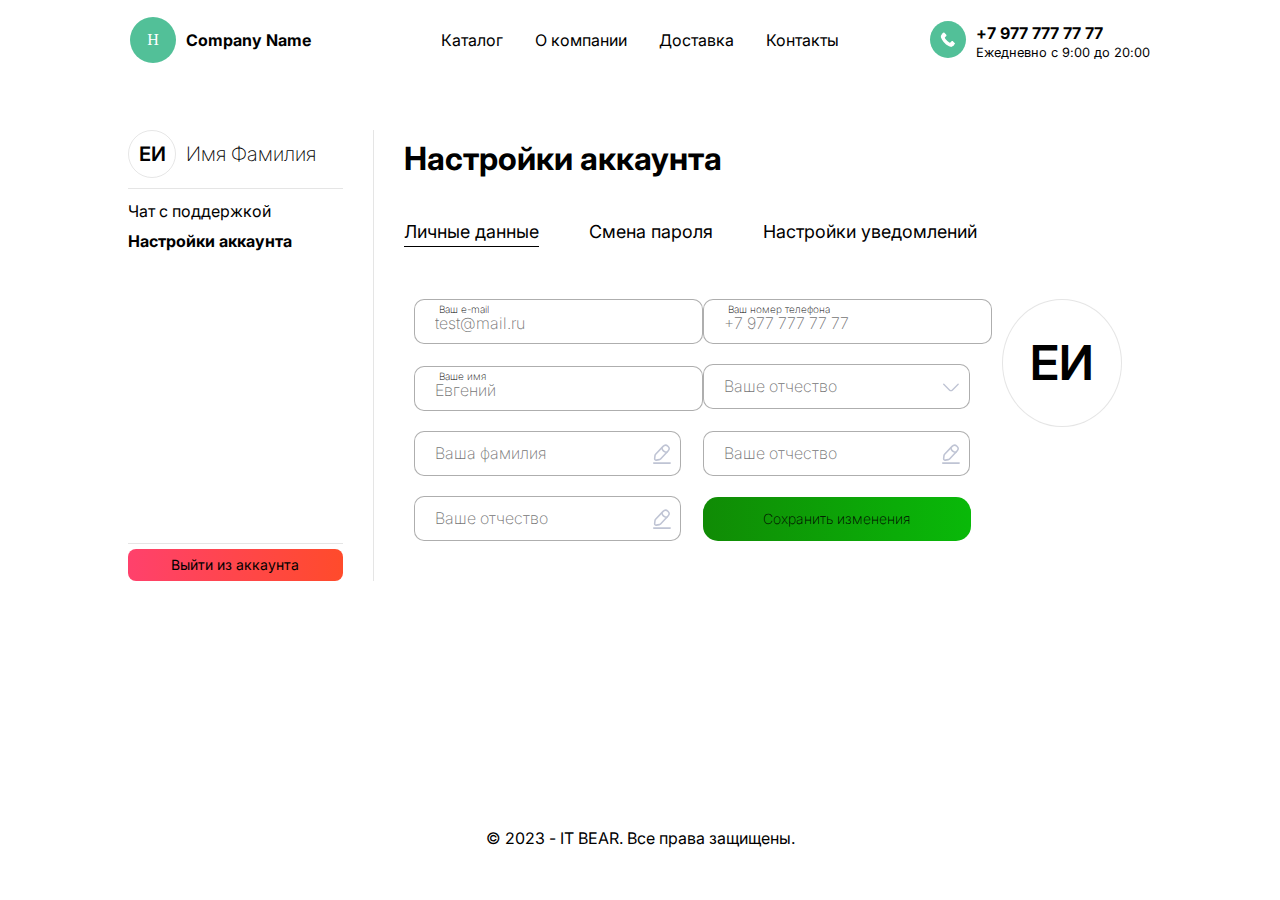
<file: index.html>
<!DOCTYPE html>
<html lang="en">

<head>
   <meta charset="UTF-8">
   <meta name="viewport" content="width=device-width, initial-scale=1.0">
   <title>Company Name</title>
   <link rel="stylesheet" href="style.css">
   <link rel="stylesheet" href="defaultStyle.css">
</head>

<body>
   <header>
      <div class="container-Header">
         <div class="wrapper">
            <div class="logo">
               <div class="icon">H</div>
               <h1>Company Name</h1>
            </div>
            <div class="menu">
               <ul>
                  <li><a href="#catalog">Каталог</a></li>
                  <li><a href="#about">О компании</a></li>
                  <li><a href="#delivery">Доставка</a></li>
                  <li><a href="#contacts">Контакты</a></li>
               </ul>
            </div>
            <div class="phone">
               <div class="icon">
                  <svg width="15" height="16" viewBox="0 0 15 16" fill="none" xmlns="http://www.w3.org/2000/svg">
                     <path
                        d="M12.3028 9.76954C11.7938 9.26706 11.1584 9.26706 10.6527 9.76954C10.2669 10.1521 9.88107 10.5346 9.50176 10.9236C9.39802 11.0306 9.31049 11.0533 9.18405 10.982C8.93442 10.8458 8.66858 10.7356 8.42868 10.5865C7.31021 9.88301 6.37329 8.97853 5.54336 7.96059C5.13163 7.45486 4.76529 6.91347 4.50918 6.30401C4.45731 6.18082 4.46703 6.09977 4.56753 5.99927C4.95332 5.62646 5.32939 5.24392 5.7087 4.86138C6.23713 4.32972 6.23713 3.70729 5.70545 3.17238C5.40395 2.86765 5.10245 2.5694 4.80095 2.26466C4.48973 1.95344 4.18174 1.63899 3.86728 1.33101C3.35829 0.835007 2.72287 0.835007 2.21713 1.33425C1.8281 1.71679 1.45527 2.10905 1.05976 2.48511C0.693419 2.83199 0.508629 3.25667 0.469726 3.75267C0.408129 4.55989 0.605887 5.32173 0.884694 6.06411C1.45527 7.60075 2.32411 8.96556 3.37774 10.2169C4.80095 11.9092 6.49973 13.248 8.48704 14.2141C9.38181 14.6485 10.309 14.9824 11.3172 15.0375C12.011 15.0765 12.614 14.9014 13.0971 14.36C13.4277 13.9904 13.8006 13.6533 14.1507 13.2999C14.6694 12.7747 14.6727 12.1393 14.1572 11.6206C13.5412 11.0014 12.922 10.3855 12.3028 9.76954Z"
                        fill="white" />
                  </svg>
               </div>
               <div class="info">
                  <div class="phone-Number">+7 977 777 77 77</div>
                  <div class="time">Ежедневно с 9:00 до 20:00</div>
               </div>
            </div>
         </div>
      </div>
   </header>
   <section>
      <div class="container">
         <div class="wrapper">
            <div class="sidebar">
               <div class="top">
                  <div class="user-name">
                     <div class="short">ЕИ</div>
                     <div class="long">Имя Фамилия</div>
                  </div>
                  <div class="links">
                     <ul>
                        <li><a href="#chat">Чат с поддержкой</a></li>
                        <li><a href="#settings">Настройки аккаунта</a></li>
                     </ul>
                  </div>
               </div>
               <div class="bottom">
                  <div class="leave">Выйти из аккаунта</div>
               </div>
            </div>
            <div class="change-settings-screen">
               <div class="title">Настройки аккаунта</div>
               <div class="links-to-departments">
                  <ul>
                     <li class="active">Личные данные</li>
                     <li class="">Смена пароля</li>
                     <li>Настройки уведомлений</li>
                  </ul>
               </div>
               <div class="inputs-and-user">
                  <div class="inputs">
                     <div class="user-input">
                        <label for="input" class="text">Ваш e-mail</label>
                        <input type="text" placeholder="test@mail.ru" name="input" class="input">
                     </div>
                     <div class="user-input">
                        <label for="input" class="text">Ваш номер телефона</label>
                        <div class="input">
                           <input type="text" placeholder="+7 977 777 77 77" name="input" class="input">

                        </div>

                     </div>
                     <div class="user-input">
                        <label for="input" class="text">Ваше имя</label>
                        <div class="input">
                           <input type="text" placeholder="Евгений" name="input" class="input">

                        </div>
                     </div>
                     <div class="user-input no-title">
                        <label for="input" class="text"></label>
                        <div class="input">
                           <input type="text" placeholder="Ваше отчество" name="input" class="input">
                           <a href="#" class="password-control"><svg width="24" height="24" viewBox="0 0 24 24"
                                 fill="none" xmlns="http://www.w3.org/2000/svg">
                                 <path d="M19.92 8.95001L13.4 15.47C12.63 16.24 11.37 16.24 10.6 15.47L4.08 8.95001"
                                    stroke="#BFC4D4" stroke-width="1.5" stroke-miterlimit="10" stroke-linecap="round"
                                    stroke-linejoin="round" />
                              </svg>

                           </a>
                        </div>

                     </div>
                     <div class="user-input no-title">
                        <label for="input" class="text"></label>
                        <div class="input">
                           <input type="text" placeholder="Ваша фамилия" name="input" class="input">
                           <a href="#" class="password-control"><svg width="24" height="24" viewBox="0 0 14 14"
                                 fill="none" xmlns="http://www.w3.org/2000/svg">
                                 <path
                                    d="M7.73499 2.09999L2.94583 7.16916C2.76499 7.36166 2.58999 7.74083 2.55499 8.00333L2.33916 9.89333C2.26333 10.5758 2.75333 11.0425 3.42999 10.9258L5.30833 10.605C5.57083 10.5583 5.93833 10.3658 6.11916 10.1675L10.9083 5.09833C11.7367 4.22333 12.11 3.22583 10.8208 2.00666C9.53749 0.799161 8.56333 1.22499 7.73499 2.09999Z"
                                    stroke="#BFC4D4" stroke-miterlimit="10" stroke-linecap="round"
                                    stroke-linejoin="round" />
                                 <path d="M6.93584 2.94583C7.18667 4.55583 8.49334 5.78666 10.115 5.95" stroke="#BFC4D4"
                                    stroke-miterlimit="10" stroke-linecap="round" stroke-linejoin="round" />
                                 <path d="M1.75 12.8333H12.25" stroke="#BFC4D4" stroke-miterlimit="10"
                                    stroke-linecap="round" stroke-linejoin="round" />
                              </svg>
                           </a>
                        </div>
                     </div>
                     <div class="user-input no-title">
                        <label for="input" class="text"></label>
                        <div class="input">
                           <input type="text" placeholder="Ваше отчество" name="input" class="input">
                           <a href="#" class="password-control"><svg width="24" height="24" viewBox="0 0 14 14"
                                 fill="none" xmlns="http://www.w3.org/2000/svg">
                                 <path
                                    d="M7.73499 2.09999L2.94583 7.16916C2.76499 7.36166 2.58999 7.74083 2.55499 8.00333L2.33916 9.89333C2.26333 10.5758 2.75333 11.0425 3.42999 10.9258L5.30833 10.605C5.57083 10.5583 5.93833 10.3658 6.11916 10.1675L10.9083 5.09833C11.7367 4.22333 12.11 3.22583 10.8208 2.00666C9.53749 0.799161 8.56333 1.22499 7.73499 2.09999Z"
                                    stroke="#BFC4D4" stroke-miterlimit="10" stroke-linecap="round"
                                    stroke-linejoin="round" />
                                 <path d="M6.93584 2.94583C7.18667 4.55583 8.49334 5.78666 10.115 5.95" stroke="#BFC4D4"
                                    stroke-miterlimit="10" stroke-linecap="round" stroke-linejoin="round" />
                                 <path d="M1.75 12.8333H12.25" stroke="#BFC4D4" stroke-miterlimit="10"
                                    stroke-linecap="round" stroke-linejoin="round" />
                              </svg>
                           </a>
                        </div>

                     </div>
                     <div class="user-input no-title">
                        <label for="input" class="text"></label>
                        <div class="input">
                           <input type="text" placeholder="Ваше отчество" name="input" class="input">
                           <a href="#" class="password-control"><svg width="24" height="24" viewBox="0 0 14 14"
                                 fill="none" xmlns="http://www.w3.org/2000/svg">
                                 <path
                                    d="M7.73499 2.09999L2.94583 7.16916C2.76499 7.36166 2.58999 7.74083 2.55499 8.00333L2.33916 9.89333C2.26333 10.5758 2.75333 11.0425 3.42999 10.9258L5.30833 10.605C5.57083 10.5583 5.93833 10.3658 6.11916 10.1675L10.9083 5.09833C11.7367 4.22333 12.11 3.22583 10.8208 2.00666C9.53749 0.799161 8.56333 1.22499 7.73499 2.09999Z"
                                    stroke="#BFC4D4" stroke-miterlimit="10" stroke-linecap="round"
                                    stroke-linejoin="round" />
                                 <path d="M6.93584 2.94583C7.18667 4.55583 8.49334 5.78666 10.115 5.95" stroke="#BFC4D4"
                                    stroke-miterlimit="10" stroke-linecap="round" stroke-linejoin="round" />
                                 <path d="M1.75 12.8333H12.25" stroke="#BFC4D4" stroke-miterlimit="10"
                                    stroke-linecap="round" stroke-linejoin="round" />
                              </svg>
                           </a>
                        </div>

                     </div>
                     <div class="save">
                        <button>Сохранить изменения</button>
                     </div>
                  </div>
                  <div class="user-icon">ЕИ</div>
               </div>
            </div>
         </div>
      </div>
   </section>
   <footer>
      <div class="container">
         <div class="wrapper">
            © 2023 - IT BEAR. Все права защищены.
         </div>
      </div>
   </footer>
</body>

</html>
</file>
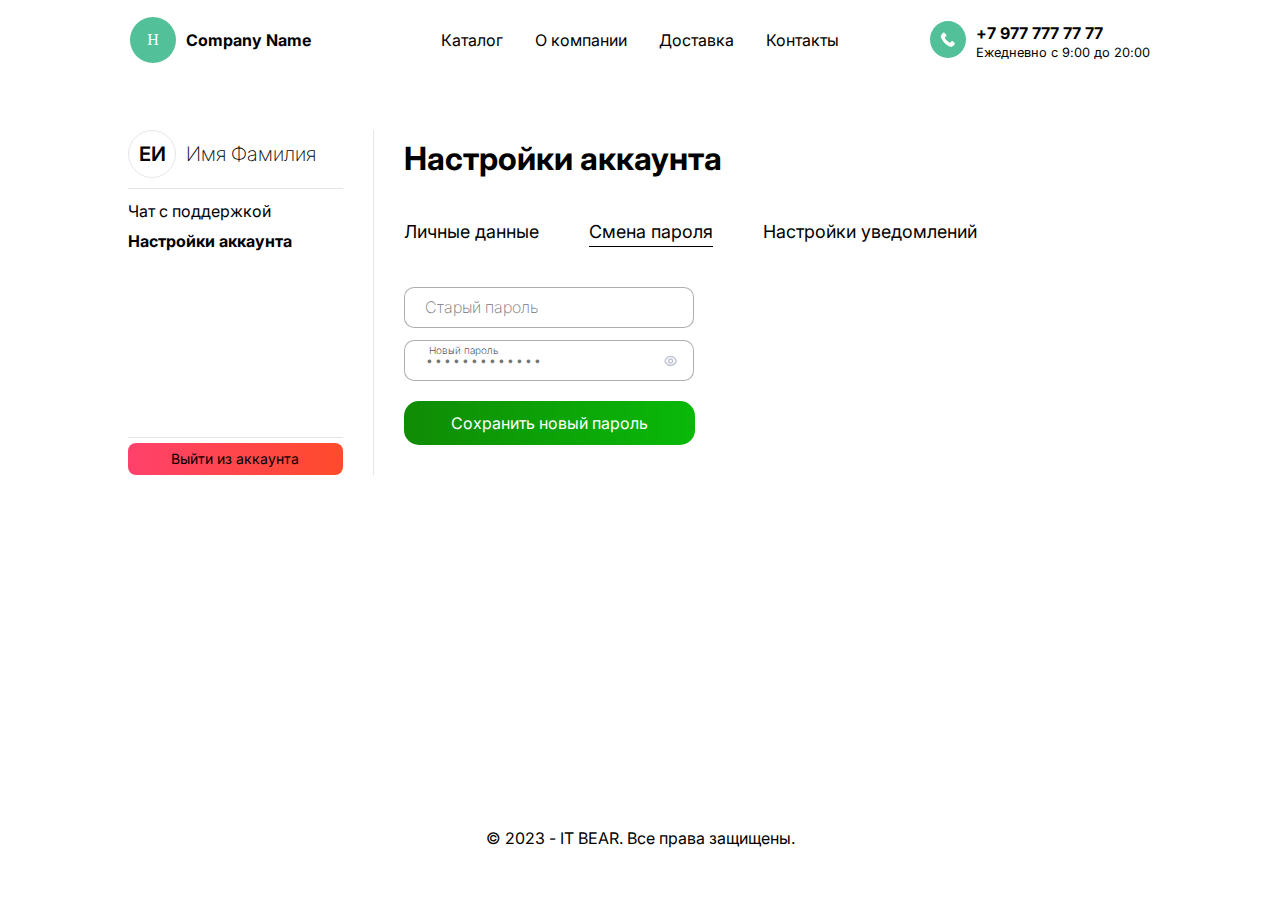
<file: change-password.html>
<!DOCTYPE html>
<html lang="en">

<head>
   <meta charset="UTF-8">
   <meta name="viewport" content="width=device-width, initial-scale=1.0">
   <title>Company Name</title>
   <link rel="stylesheet" href="style.css">
   <link rel="stylesheet" href="defaultStyle.css">
</head>

<body>
   <header>
      <div class="container-Header">
         <div class="wrapper">
            <div class="logo">
               <div class="icon">H</div>
               <h1>Company Name</h1>
            </div>
            <div class="menu">
               <ul>
                  <li><a href="#catalog">Каталог</a></li>
                  <li><a href="#about">О компании</a></li>
                  <li><a href="#delivery">Доставка</a></li>
                  <li><a href="#contacts">Контакты</a></li>
               </ul>
            </div>
            <div class="phone">
               <div class="icon">
                  <svg width="15" height="16" viewBox="0 0 15 16" fill="none" xmlns="http://www.w3.org/2000/svg">
                     <path
                        d="M12.3028 9.76954C11.7938 9.26706 11.1584 9.26706 10.6527 9.76954C10.2669 10.1521 9.88107 10.5346 9.50176 10.9236C9.39802 11.0306 9.31049 11.0533 9.18405 10.982C8.93442 10.8458 8.66858 10.7356 8.42868 10.5865C7.31021 9.88301 6.37329 8.97853 5.54336 7.96059C5.13163 7.45486 4.76529 6.91347 4.50918 6.30401C4.45731 6.18082 4.46703 6.09977 4.56753 5.99927C4.95332 5.62646 5.32939 5.24392 5.7087 4.86138C6.23713 4.32972 6.23713 3.70729 5.70545 3.17238C5.40395 2.86765 5.10245 2.5694 4.80095 2.26466C4.48973 1.95344 4.18174 1.63899 3.86728 1.33101C3.35829 0.835007 2.72287 0.835007 2.21713 1.33425C1.8281 1.71679 1.45527 2.10905 1.05976 2.48511C0.693419 2.83199 0.508629 3.25667 0.469726 3.75267C0.408129 4.55989 0.605887 5.32173 0.884694 6.06411C1.45527 7.60075 2.32411 8.96556 3.37774 10.2169C4.80095 11.9092 6.49973 13.248 8.48704 14.2141C9.38181 14.6485 10.309 14.9824 11.3172 15.0375C12.011 15.0765 12.614 14.9014 13.0971 14.36C13.4277 13.9904 13.8006 13.6533 14.1507 13.2999C14.6694 12.7747 14.6727 12.1393 14.1572 11.6206C13.5412 11.0014 12.922 10.3855 12.3028 9.76954Z"
                        fill="white" />
                  </svg>
               </div>
               <div class="info">
                  <div class="phone-Number">+7 977 777 77 77</div>
                  <div class="time">Ежедневно с 9:00 до 20:00</div>
               </div>
            </div>
         </div>
      </div>
   </header>
   <section>
      <div class="container">
         <div class="wrapper">
            <div class="sidebar">
               <div class="top">
                  <div class="user-name">
                     <div class="short">ЕИ</div>
                     <div class="long">Имя Фамилия</div>
                  </div>
                  <div class="links">
                     <ul>
                        <li><a href="#chat">Чат с поддержкой</a></li>
                        <li><a href="#settings">Настройки аккаунта</a></li>
                     </ul>
                  </div>
               </div>
               <div class="bottom">
                  <div class="leave">Выйти из аккаунта</div>
               </div>
            </div>
            <div class="change-settings-screen">
               <div class="title">Настройки аккаунта</div>
               <div class="links-to-departments">
                  <ul>
                     <li class="">Личные данные</li>
                     <li class="active">Смена пароля</li>
                     <li>Настройки уведомлений</li>
                  </ul>
               </div>
							 <div class="change-password">
								<div class="user-input no-title">
									<label for="input" class="text"></label>
									<input type="text" placeholder="Старый пароль" name="input" class="input">
							 </div>
							 <div class="user-input">
								<label for="input" class="text">Новый пароль</label>
								<div class="input">			
									<input type="password" placeholder="•••••••••••••" name="input" class="input">
									<a href="#" class="password-control"><svg width="14" height="14" viewBox="0 0 14 14" fill="none" xmlns="http://www.w3.org/2000/svg">
										<path d="M9.08829 7.00002C9.08829 8.15502 8.15495 9.08835 6.99995 9.08835C5.84495 9.08835 4.91162 8.15502 4.91162 7.00002C4.91162 5.84502 5.84495 4.91168 6.99995 4.91168C8.15495 4.91168 9.08829 5.84502 9.08829 7.00002Z" stroke="#BFC4D4" stroke-width="1.5" stroke-linecap="round" stroke-linejoin="round"/>
										<path d="M7.00003 11.8242C9.0592 11.8242 10.9784 10.6108 12.3142 8.51085C12.8392 7.68835 12.8392 6.30585 12.3142 5.48335C10.9784 3.38335 9.0592 2.17001 7.00003 2.17001C4.94086 2.17001 3.0217 3.38335 1.68586 5.48335C1.16086 6.30585 1.16086 7.68835 1.68586 8.51085C3.0217 10.6108 4.94086 11.8242 7.00003 11.8242Z" stroke="#BFC4D4" stroke-width="1.5" stroke-linecap="round" stroke-linejoin="round"/>
										</svg>
										

									</a>
							 </div>
					
							
						 </div>
						 <div class="save">
							<button> Сохранить новый пароль</button>
					 </div>
						
							 </div>
             
            </div>
         </div>
      </div>
   </section>
   <footer>
      <div class="container">
         <div class="wrapper">
            © 2023 - IT BEAR. Все права защищены.
         </div>
      </div>
   </footer>
</body>

</html>
</file>
<file: style.css>
body {
	margin-top: 80px;
}
/* header */
header {
	position: absolute;
	top: 0;
	left: 0;
	display: flex;
	width: 100%;
	height: 80px;
	padding: 15px 10vw 15px 10vw;
	gap: 10px;
}
.container-Header {
	width: 100%;
	height: 100%;
}
.container-Header .wrapper {
	width: 100%;
	height: 100%;
	padding: 0px 2px;
	display: flex;
	justify-content: space-between;
	align-items: center;
}
.container-Header .wrapper .logo {
	display: flex;
	align-items: center;
}
.container-Header .wrapper .logo h1 {
	font-family: Inter;
	font-size: 16px;
	font-weight: 700;
	line-height: 19px;
	letter-spacing: 0em;
	text-align: left;
	margin-left: 10px;
}
.container-Header .wrapper .logo .icon {
	display: flex;
	justify-content: center;
	border-radius: 50%;
	width: 46px;
	height: 46px;
	background-color: #52C098;
	align-items: center;
	color: white;
}
.container-Header .wrapper .menu {
	transform: translate(-50%, -50%);
	position: absolute;
	top: 40px;
	left: 50%;
}
.container-Header .wrapper .menu ul {
	display: flex;
	flex-wrap: nowrap;
	gap: clamp(20px, 2.5vw, 50px);
	font-family: Inter;
	font-size: 16px;
	font-weight: 400;
	line-height: 19px;
	letter-spacing: 0em;
	text-align: left;
}
.phone {
	display: flex;
}
.phone .icon {
	width: auto;
	height: 100%;
	margin-right: 10px;
}
.phone .icon svg {
	width: 36px;
	height: auto;
	padding: 10px;
	background-color: #52C098;
	border-radius: 50%;
}
.phone .info {
	display: flex;
	flex-direction: column;
}
.phone .info .phone-Number {
	font-family: Inter;
	font-size: clamp(1rem, 1.2vw, 2rem);
	font-weight: 700;
	line-height: 24px;
	letter-spacing: 0em;
	text-align: left;
}
.phone .info .time {
	font-family: Inter;
	font-size: clamp(0.5rem, 1vw, 1.5rem);
	font-weight: 400;
	line-height: 15px;
	letter-spacing: 0em;
	text-align: left;
}
/* section */
section {
	width: 100%;
	height: auto;
	padding: 50px 10vw 50px 10vw;
}
section .container {
	width: 100%;
}
section .container .wrapper {
	width: 100%;
	display: flex;
}
section .container .wrapper .sidebar {
	padding-right: 30px;
	height: initial;
	border-right: 1px solid #0000001A;
	width: 24%;
	display: flex;
	flex-direction: column;
	justify-content: space-between;
}
.sidebar .user-name {
	padding-bottom: 10px;
	width: 100%;
	border-bottom: 1px solid #0000001A;
	display: flex;
	align-items: center;
}
.sidebar .top .user-name .short {
	font-family: Inter;
	font-size: 20px;
	font-weight: 600;
	line-height: 24px;
	letter-spacing: 0em;
	text-align: left;
	display: flex;
	width: 48px;
	height: 48px;
	padding: 5px;
	margin-right: 10px;
	border-radius: 50%;
	border: 1px solid #0000001A;
	align-items: center;
	justify-content: center;
}
.sidebar .top .user-name .long {
	font-family: Inter;
	font-size: 20px;
	font-weight: 200;
	line-height: 24px;
	letter-spacing: 0em;
	text-align: left;
}
.sidebar .top .links {
	margin-bottom: 10px;
	margin-top: 10px;
}
.sidebar .top .links ul {
	font-family: Inter;
	font-size: 16px;
	font-weight: 400;
	line-height: 24px;
	letter-spacing: 0em;
	text-align: left;
	display: flex;
	gap: 6px;
	flex-direction: column;
}
.sidebar .top .links ul li:last-child {
	font-family: Inter;
	font-size: 16px;
	font-weight: 700;
	line-height: 24px;
	letter-spacing: 0em;
	text-align: left;
}
.sidebar .bottom {
	position: relative;
	bottom: 0;
	width: 100%;
	border-top: 1px solid #0000001A;
	padding-top: 5px;
}
.sidebar .bottom .leave {
	display: flex;
	width: 100%;
	background: linear-gradient(to right, #FF416C, #FF4B2B);
	justify-content: center;
	align-items: center;
	padding: 10px 6px;
	border-radius: 8px;
	font-family: Inter;
	font-size: 14px;
	font-weight: 400;
	line-height: 12px;
	letter-spacing: 0em;
	text-align: left;
}
section .container .wrapper .change-settings-screen {
	height: 100%;
	width: 76%;
	padding: 0 30px 30px 30px;
	display: flex;
	flex-direction: column;
}
.change-settings-screen .title {
	font-family: Inter;
	font-size: clamp(2rem, 1.8vw, 2rem);
	font-weight: 700;
	line-height: 58px;
	letter-spacing: 0em;
	text-align: left;
	margin-bottom: 30px;
}
.change-settings-screen .links-to-departments {
	margin-bottom: 30px;
	display: flex;
}
.change-settings-screen .links-to-departments ul {
	font-family: Inter;
	font-size: clamp(0.2rem, 1.4vw, 2rem);
	font-weight: 400;
	line-height: 28px;
	letter-spacing: 0em;
	text-align: center;
	display: flex;
	gap: 50px;
}
.change-settings-screen .links-to-departments ul li.active {
	border-bottom: 1px solid #000000;
}
.inputs-and-user {
	display: flex;
	flex-direction: row;
	flex-wrap: nowrap;
	align-items: stretch;
}
.inputs {
	padding: 10px;
	display: grid;
	grid-template-columns: repeat(2, calc(50%));
 /* column-gap: 10px;
	*/
	row-gap: 10px;
}
.user-input {
	display: flex;
	flex-direction: column;
	width: fit-content;
	position: static;
	height: 100%;
}
.user-input.no-title {
	margin-top: 10px;
}
.user-input label.text {
	font-size: 0.75rem;
	font-family: Inter;
	font-size: 10px;
	font-weight: 200;
	line-height: 12px;
	letter-spacing: 0em;
	text-align: left;
	background-color: #ffffff00;
	position: relative;
	top: 1rem;
	margin: 0 0 0 25px;
	width: fit-content;
}
.user-input input.input {
	font-family: Inter;
font-size: 16px;
font-weight: 200;
line-height: 19px;
letter-spacing: 0em;
text-align: left;

padding: 14px 20px 10px 20px;
	font-size: 1rem;
	border: 1px #5D5D5D80 solid;
	border-radius: 10px;
	background: #fff;
}
.user-input.no-title input.input {
	padding: 12px 20px;
}
.user-input input.input:focus {
	outline: none;
}
.user-input input[type=text]::placeholder {
	font-family: Inter;
	font-size: 16px;
	font-weight: 200;
	line-height: 19px;
	letter-spacing: 0em;
	text-align: left;
}
.save button {
	position: relative;
	top: 20%;
	display: flex;
	width: calc(100% - 21.62px);
	background: linear-gradient(to right, #108b05, #09b909);
	justify-content: center;
	align-items: center;
	height: 80%;
	padding: 5px 5px;
	border-radius: 15px;
	font-family: Inter;
	font-size: 14px;
	font-weight: 200;
}
.user-icon {
	display: flex;
	width: 10vw;
	height: 10vw;
	background-color: #fff;
	padding: 10px;
	margin-top: 22px;
	border: 1px solid #0000001A;
	border-radius: 50%;
	align-content: center;
	justify-content: center;
	align-items: center;
	font-family: Inter;
	font-size: 48px;
	font-weight: 600;
	line-height: 58px;
	letter-spacing: 0em;
	text-align: left;
}
/* footer */
footer {
	position: absolute;
	bottom: 0;
	left: 0;
	width: 100%;
	padding: 50px 0px 50px 0px;
}
footer .container {
	width: 100%;
}
footer .container .wrapper {
	width: 100%;
	display: flex;
	align-items: center;
	justify-content: center;
	font-family: Inter;
	font-size: clamp(1rem, 1vw, 2rem);
	font-weight: 400;
	line-height: 24px;
	letter-spacing: 0em;
	text-align: left;
}
.password-control {
	position: relative;
 /* top: 11px;
	right: 6px;
	*/
	display: inline-block;
	right: 30px;
}
.user-input .input {
	display: flex;
	justify-content: space-between;
	align-items: center;
}



.change-password{
	display: flex;
	display: flex;
	flex-direction: column;
	width: max-content;
}
.change-password .save button{
margin-top: 20px;
padding: 8px 8px;
width: calc(100% - 13.16px);
font-family: Inter;
font-size: 16px;
font-weight: 400;
line-height: 28px;
letter-spacing: 0em;
text-align: center;
color: #fff;
}
.change-password .user-input input.input {
	padding: 10px 20px;
}
</file>
<file: defaultStyle.css>
@import url('https://fonts.googleapis.com/css2?family=Inter:wght@100..900&display=swap');
*, *::before,*::after {
  box-sizing: border-box;
}

* {
  margin: 0;
  padding: 0;
  border: 0 solid transparent;
}


html {
  -webkit-text-size-adjust: 100%;
}

body {
  /* min-height: 100vh; */
  line-height: 1;
  text-rendering: optimizeSpeed;
}


img,
svg,
video,
canvas,
audio,
iframe,
embed,
object {
  display: block;
  max-width: 100%;
}


input,
button,
textarea,
select {
  font: inherit;
  line-height: inherit;
  color: inherit;
}


table {
  border-collapse: collapse;
  border-spacing: 0;
}


button, [role="button"] {
  cursor: pointer;
  background-color: transparent;
  -webkit-tap-highlight-color: transparent;
  &:focus {
    outline: 0;
  }
}


a {
  cursor: pointer;
  color: inherit;
  text-decoration: inherit;
  -webkit-tap-highlight-color: transparent;
}


h1,
h2,
h3,
h4,
h5,
h6 {
  font-size: inherit;
  font-weight: inherit;
}


ol, ul {
  list-style: none;
}


[type=date],
[type=datetime],
[type=datetime-local],
[type=email],
[type=month],
[type=number],
[type=password],
[type=search],
[type=tel],
[type=text],
[type=time],
[type=url],
[type=week],
textarea,
select {
  -webkit-appearance: none;
  -moz-appearance: none;
  appearance: none;
  width: 100%;
  &:focus {
    outline: 0;
  }
}


::-moz-placeholder {
  opacity: 1;
}


textarea {

  vertical-align: top;


  overflow: auto;
}


[type='checkbox'],
[type='radio'] {
  -webkit-appearance: none;
  -moz-appearance: none;
  appearance: none;
  &:focus {
    outline: 0
  }
}


@media (prefers-reduced-motion: reduce) {
  html:focus-within {
    scroll-behavior: auto;
  }

  *,
  *::before,
  *::after {
    animation-duration: 0.01ms !important;
    animation-iteration-count: 1 !important;
    transition-duration: 0.01ms !important;
    scroll-behavior: auto !important;
  }
}
</file>
